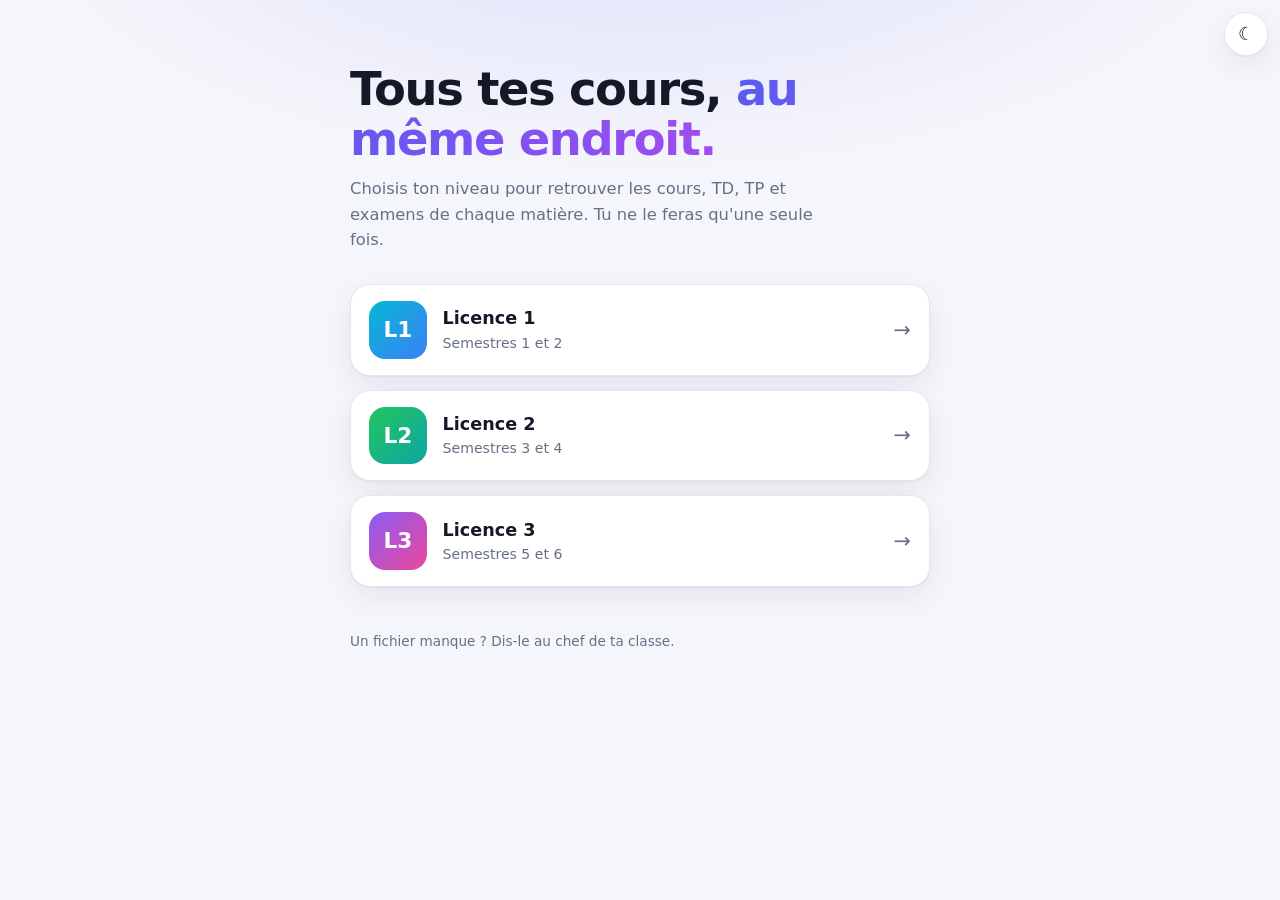
<file: index.html>
<!DOCTYPE html>
<html lang="fr">
<head>
  <meta charset="UTF-8">
  <meta name="viewport" content="width=device-width, initial-scale=1">
  <title>My Lessons - Tous les cours au même endroit</title>
  <meta name="theme-color" content="#16233b">
  <link rel="manifest" href="manifest.json">
  <link rel="apple-touch-icon" href="icons/icon-192.png">
  <link rel="stylesheet" href="css/style.css">
  <script src="js/theme.js"></script>
  <script>
    // Niveau déjà choisi : on saute cette page (sauf si l'élève veut changer : ?choose=1)
    (function () {
      try {
        var l = localStorage.getItem("ml_level");
        if (l && !new URLSearchParams(location.search).has("choose")) {
          location.replace("niveau.html?l=" + encodeURIComponent(l));
        }
      } catch (e) {}
    })();
  </script>
</head>
<body>
  <main class="wrap">
    <h1>Tous tes cours, <span>au même endroit.</span></h1>
    <p class="lead">Choisis ton niveau pour retrouver les cours, TD, TP et examens de chaque matière. Tu ne le feras qu'une seule fois.</p>

    <nav class="levels" aria-label="Choix du niveau">
      <a class="level" href="niveau.html?l=L1" data-level="L1"><b>L1</b><span>Licence 1<small>Semestres 1 et 2</small></span></a>
      <a class="level" href="niveau.html?l=L2" data-level="L2"><b>L2</b><span>Licence 2<small>Semestres 3 et 4</small></span></a>
      <a class="level" href="niveau.html?l=L3" data-level="L3"><b>L3</b><span>Licence 3<small>Semestres 5 et 6</small></span></a>
    </nav>

    <footer>Un fichier manque ? Dis-le au chef de ta classe.</footer>
  </main>

  <script>
    document.querySelectorAll(".level").forEach(function (a) {
      a.addEventListener("click", function () {
        try { localStorage.setItem("ml_level", a.dataset.level); } catch (e) {}
      });
    });
    if ("serviceWorker" in navigator) navigator.serviceWorker.register("sw.js").catch(function () {});
  </script>
</body>
</html>
</file>
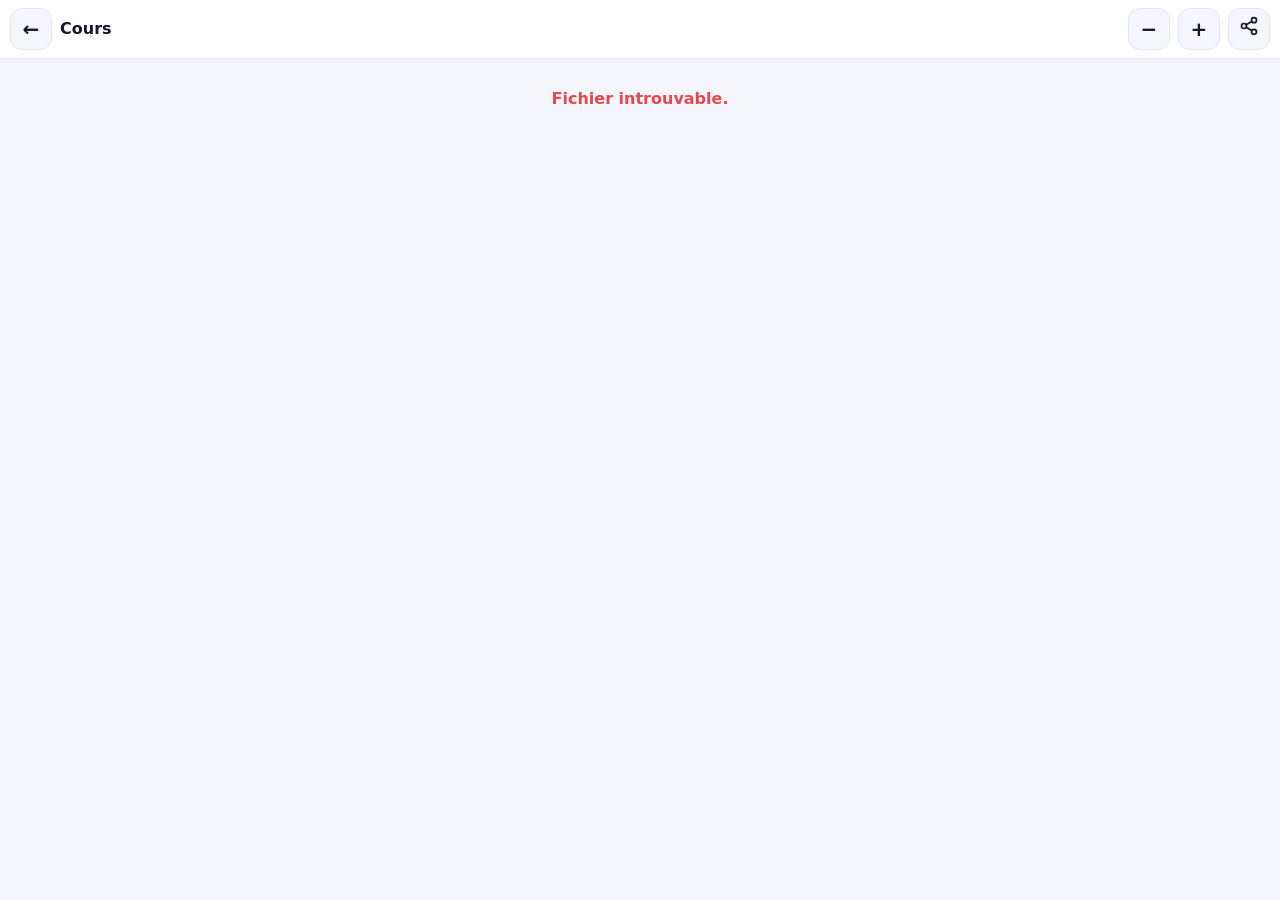
<file: lecteur.html>
<!DOCTYPE html>
<html lang="fr">
<head>
  <meta charset="UTF-8">
  <meta name="viewport" content="width=device-width, initial-scale=1, viewport-fit=cover">
  <meta name="theme-color" content="#16233b">
  <link rel="manifest" href="manifest.json">
  <title>Lecteur - My Lessons</title>
  <link rel="stylesheet" href="css/style.css">
  <script src="js/theme.js"></script>
  <style>
    body { background: var(--paper); }
    .theme-btn { display: none; }
    .rbar {
      position: sticky; top: 0; z-index: 30; display: flex; align-items: center; gap: 8px;
      padding: calc(env(safe-area-inset-top, 0px) + 8px) 10px 8px;
      background: var(--card); border-bottom: 1px solid var(--line);
    }
    .rbtn {
      flex: none; width: 42px; height: 42px; font: inherit; font-size: 1.25rem; font-weight: 700; cursor: pointer;
      background: var(--paper); color: var(--ink); border: 1px solid var(--line); border-radius: 12px;
    }
    .rbtn:hover { border-color: var(--primary); }
    .rtitle { flex: 1; min-width: 0; font-weight: 700; white-space: nowrap; overflow: hidden; text-overflow: ellipsis; }
    .rinfo { flex: none; color: var(--muted); font-size: .85rem; font-variant-numeric: tabular-nums; }
    .rstatus { padding: 28px 16px; text-align: center; color: var(--muted); font-weight: 600; }
    .rstatus:empty { display: none; }
    .rstatus.bad { color: var(--bad); }
    .rstatus .btn { margin: 10px 4px 0; }
    #pages { overflow-x: auto; padding: 12px 12px calc(env(safe-area-inset-bottom, 0px) + 24px); }
    .pg { position: relative; margin: 0 auto 12px; background: #fff; box-shadow: var(--shadow); border-radius: 4px; overflow: hidden; }
    .pg canvas { display: block; }
    #pages { touch-action: pan-x pan-y; }
    .zoom { display: flex; gap: 8px; }
    @media (hover: none) and (pointer: coarse) { .zoom { display: none; } }
    .toast { position: fixed; left: 50%; bottom: calc(env(safe-area-inset-bottom, 0px) + 24px); transform: translateX(-50%);
      z-index: 40; padding: 10px 16px; border-radius: 999px; background: var(--ink); color: var(--paper); font-weight: 600; font-size: .9rem; }
  </style>
</head>
<body>
  <header class="rbar">
    <button id="back" class="rbtn" type="button" aria-label="Retour">&larr;</button>
    <div id="rtitle" class="rtitle">Chargement...</div>
    <span id="pageinfo" class="rinfo"></span>
    <span class="zoom">
      <button id="zout" class="rbtn" type="button" aria-label="Zoom arrière">&minus;</button>
      <button id="zin" class="rbtn" type="button" aria-label="Zoom avant">+</button>
    </span>
    <button id="share" class="rbtn" type="button" aria-label="Partager">
      <svg viewBox="0 0 24 24" width="20" height="20" fill="none" stroke="currentColor" stroke-width="2" stroke-linecap="round" stroke-linejoin="round" aria-hidden="true"><circle cx="18" cy="5" r="3"/><circle cx="6" cy="12" r="3"/><circle cx="18" cy="19" r="3"/><path d="M8.6 13.5l6.8 4M15.4 6.5l-6.8 4"/></svg>
    </button>
  </header>
  <div id="status" class="rstatus" role="status"></div>
  <div id="pages"><div id="zoomer"></div></div>

  <script src="js/config.js"></script>
  <script src="js/app.js"></script>
  <script type="module">
    import * as pdfjsLib from "./js/pdfjs/pdf.min.js";
    pdfjsLib.GlobalWorkerOptions.workerSrc = new URL("js/pdfjs/pdf.worker.min.js", location.href).href;

    const file = params.get("f");
    const title = params.get("t") || "Cours";
    const holder = document.getElementById("pages");
    const zoomer = document.getElementById("zoomer");
    const statusEl = document.getElementById("status");
    const info = document.getElementById("pageinfo");
    let pdf, base, pages = [], zoom = 1, gen = 0, current = 1;

    document.getElementById("rtitle").textContent = title;
    document.title = title + " - My Lessons";
    document.getElementById("back").addEventListener("click", () => {
      if (history.length > 1) history.back(); else location.href = "index.html";
    });

    function setStatus(text, bad, withRetry) {
      statusEl.replaceChildren(text || "");
      statusEl.className = "rstatus" + (bad ? " bad" : "");
      if (withRetry) {
        const retry = el("button", { class: "btn primary", type: "button" }, "Réessayer");
        retry.addEventListener("click", () => location.reload());
        statusEl.append(el("br"), retry);
      }
    }

    // Récupère le PDF : d'abord la copie enregistrée sur le téléphone, sinon internet (et on la garde)
    async function getPdfData(f, onProgress) {
      const url = absUrl(f);
      let cache = null;
      try { cache = await caches.open(PDF_CACHE); } catch (e) {}
      if (cache) {
        const hit = await cache.match(url);
        if (hit) return new Uint8Array(await hit.arrayBuffer());
      }
      const res = await fetch(url, { mode: "cors" });
      if (!res.ok) throw new Error("HTTP " + res.status);
      if (cache) { try { cache.put(url, res.clone()); } catch (e) {} }
      const total = Number(res.headers.get("Content-Length")) || 0;
      if (!res.body || !total) return new Uint8Array(await res.arrayBuffer());
      const reader = res.body.getReader();
      const chunks = []; let got = 0;
      for (;;) {
        const { done, value } = await reader.read();
        if (done) break;
        chunks.push(value); got += value.length;
        onProgress(got / total);
      }
      const out = new Uint8Array(got); let o = 0;
      chunks.forEach(c => { out.set(c, o); o += c.length; });
      return out;
    }

    const fitWidth = () => Math.max(holder.clientWidth - 24, 200);
    const scaleFor = w => (fitWidth() / w) * zoom;

    function clearPage(p) {
      if (p.task) { try { p.task.cancel(); } catch (e) {} p.task = null; }
      p.canvas.width = 0; p.canvas.height = 0; p.rendered = false;
    }

    async function render(p) {
      if (p.rendered || p.rendering) return;
      p.rendering = true;
      const g = gen;
      try {
        const page = await pdf.getPage(p.n);
        if (g !== gen) throw new Error("stale");
        const w = page.getViewport({ scale: 1 });
        const s = scaleFor(w.width);
        const cssW = w.width * s, cssH = w.height * s;
        // Au moins 2x, jusqu'à 3x la densité de l'écran : texte net même en zoomant
        let out = Math.min(3, Math.max(2, window.devicePixelRatio || 1));
        const maxPx = 10e6;                              // limite mémoire par page
        if (cssW * cssH * out * out > maxPx) out = Math.max(1, Math.sqrt(maxPx / (cssW * cssH)));
        const vp = page.getViewport({ scale: s * out });
        const c = p.canvas;
        c.width = Math.floor(vp.width); c.height = Math.floor(vp.height);
        c.style.width = Math.floor(cssW) + "px"; c.style.height = Math.floor(cssH) + "px";
        p.div.style.width = c.style.width; p.div.style.height = c.style.height;
        p.task = page.render({ canvasContext: c.getContext("2d"), canvas: c, viewport: vp });
        await p.task.promise;
        p.task = null;
        p.rendered = (g === gen);
        if (!p.rendered) clearPage(p);
      } catch (e) { /* annulé ou page illisible */ }
      p.rendering = false;
      if (g !== gen && p.visible) render(p);
    }

    // Dessine seulement les pages proches de l'écran (économise la mémoire)
    const io = new IntersectionObserver(entries => {
      entries.forEach(en => {
        const p = pages[Number(en.target.dataset.n) - 1];
        p.visible = en.isIntersecting;
        if (p.visible) render(p); else if (p.rendered) clearPage(p);
      });
    }, { rootMargin: "1000px 0px" });

    // Page en cours (bande fine au milieu de l'écran)
    const mid = new IntersectionObserver(entries => {
      entries.forEach(en => {
        if (en.isIntersecting) {
          current = Number(en.target.dataset.n);
          info.textContent = current + " / " + pdf.numPages;
        }
      });
    }, { rootMargin: "-48% 0px -48% 0px" });

    function layout() {
      gen++;
      const s = scaleFor(base.width);
      pages.forEach(p => {
        clearPage(p);
        p.div.style.width = Math.floor(base.width * s) + "px";
        p.div.style.height = Math.floor(base.height * s) + "px";
        io.unobserve(p.div); io.observe(p.div);
      });
    }

    // Zoom autour d'un point de l'écran (pour que le texte regardé reste sous les doigts)
    function zoomAt(nz, cx, cy) {
      nz = Math.min(4, Math.max(0.5, nz));
      const k = nz / zoom;
      if (Math.abs(k - 1) < 0.01) return;
      const hr = holder.getBoundingClientRect();
      const relX = holder.scrollLeft + (cx - hr.left);
      const relY = window.scrollY + cy - holder.offsetTop;
      zoom = nz;
      layout();                                     // redessine net à la nouvelle taille
      holder.scrollLeft = relX * k - (cx - hr.left);
      window.scrollTo(0, holder.offsetTop + relY * k - cy);
    }
    document.getElementById("zin").addEventListener("click", () => zoomAt(zoom * 1.25, innerWidth / 2, innerHeight / 2));
    document.getElementById("zout").addEventListener("click", () => zoomAt(zoom / 1.25, innerWidth / 2, innerHeight / 2));

    // Pincement à deux doigts : aperçu fluide, puis redessin net
    let pinch = null;
    const dist = t => Math.hypot(t[0].clientX - t[1].clientX, t[0].clientY - t[1].clientY);
    holder.addEventListener("touchstart", e => {
      if (e.touches.length === 2) {
        const r = zoomer.getBoundingClientRect();
        const cx = (e.touches[0].clientX + e.touches[1].clientX) / 2;
        const cy = (e.touches[0].clientY + e.touches[1].clientY) / 2;
        pinch = { d0: dist(e.touches), ratio: 1, cx, cy };
        zoomer.style.transformOrigin = (cx - r.left) + "px " + (cy - r.top) + "px";
      }
    }, { passive: true });
    holder.addEventListener("touchmove", e => {
      if (pinch && e.touches.length === 2) {
        e.preventDefault();
        pinch.ratio = Math.min(4 / zoom, Math.max(0.5 / zoom, dist(e.touches) / pinch.d0));
        zoomer.style.transform = "scale(" + pinch.ratio + ")";
      }
    }, { passive: false });
    const endPinch = e => {
      if (pinch && e.touches.length < 2) {
        const p = pinch; pinch = null;
        zoomer.style.transform = "";
        zoomAt(zoom * p.ratio, p.cx, p.cy);
      }
    };
    holder.addEventListener("touchend", endPinch);
    holder.addEventListener("touchcancel", endPinch);

    // Partage : on envoie le vrai fichier PDF (qualité d'origine), sinon le lien
    let shareFile = null;
    function toast(text) {
      const t = el("div", { class: "toast", role: "status" }, text);
      document.body.append(t);
      setTimeout(() => t.remove(), 2200);
    }
    async function prepareShare() {
      try {
        const cache = await caches.open(PDF_CACHE);
        const hit = await cache.match(absUrl(file));
        if (!hit) return;
        const name = (title.replace(/[\\/:*?"<>|]+/g, " ").trim() || "cours") + ".pdf";
        shareFile = new File([await hit.blob()], name, { type: "application/pdf" });
      } catch (e) {}
    }
    async function copyLink() {
      try { await navigator.clipboard.writeText(location.href); toast("Lien copié"); }
      catch (e) { toast("Partage impossible sur cet appareil"); }
    }
    document.getElementById("share").addEventListener("click", async () => {
      try {
        if (shareFile && navigator.canShare && navigator.canShare({ files: [shareFile] })) {
          await navigator.share({ files: [shareFile], title });
        } else if (navigator.share) {
          await navigator.share({ title, text: title, url: location.href });
        } else {
          await copyLink();
        }
      } catch (e) {
        if (!e || e.name !== "AbortError") await copyLink();
      }
    });

    let rt;
    window.addEventListener("resize", () => {
      clearTimeout(rt);
      rt = setTimeout(() => { if (pdf) layout(); }, 250);
    });

    (async () => {
      if (!file) return setStatus("Fichier introuvable.", true);
      let t;
      try { t = new URL(absUrl(file)); } catch (e) { return setStatus("Fichier introuvable.", true); }
      const okLocal = t.origin === location.origin && /\.pdf$/i.test(t.pathname);
      const okRemote = t.hostname.endsWith(".supabase.co") && t.pathname.includes("/storage/v1/object/public/pdfs/");
      if (!okLocal && !okRemote) return setStatus("Fichier non autorisé.", true);

      try {
        setStatus("Chargement...");
        const data = await getPdfData(file, p => setStatus("Chargement... " + Math.round(p * 100) + "%"));
        setStatus("Préparation...");
        pdf = await pdfjsLib.getDocument({ data }).promise;
        const first = await pdf.getPage(1);
        base = first.getViewport({ scale: 1 });
        for (let n = 1; n <= pdf.numPages; n++) {
          const div = el("div", { class: "pg" });
          div.dataset.n = n;
          const canvas = el("canvas");
          div.append(canvas);
          zoomer.append(div);
          pages.push({ n, div, canvas, rendered: false, rendering: false, visible: false, task: null });
        }
        setStatus("");
        info.textContent = "1 / " + pdf.numPages;
        layout();
        pages.forEach(p => mid.observe(p.div));
        setTimeout(prepareShare, 600);
      } catch (e) {
        const offline = !navigator.onLine;
        setStatus(offline
          ? "Ce fichier n'est pas enregistré hors ligne. Connecte-toi à internet pour l'ouvrir."
          : "Impossible d'ouvrir ce fichier. Vérifie ta connexion et réessaie.", true, true);
      }
    })();
  </script>
</body>
</html>
</file>
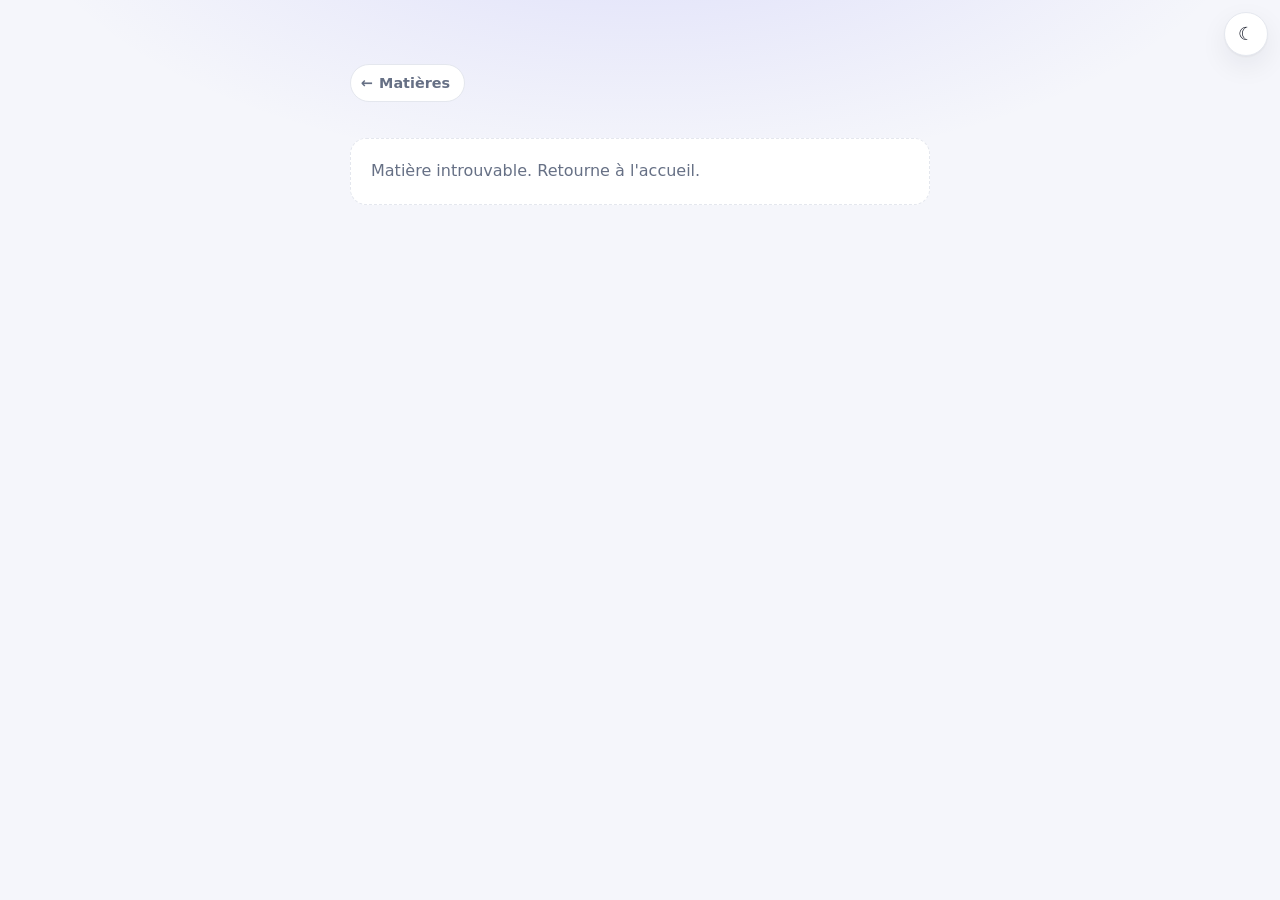
<file: matiere.html>
<!DOCTYPE html>
<html lang="fr">
<head>
  <meta charset="UTF-8">
  <meta name="viewport" content="width=device-width, initial-scale=1">
  <meta name="theme-color" content="#16233b">
  <link rel="manifest" href="manifest.json">
  <link rel="apple-touch-icon" href="icons/icon-192.png">
  <title>Cours - My Lessons</title>
  <link rel="stylesheet" href="css/style.css">
  <script src="js/theme.js"></script>
</head>
<body>
  <main class="wrap">
    <a id="back" class="back" href="index.html">Retour</a>
    <h1 id="title"></h1>
    <div id="bar"></div>
    <div id="content"></div>
  </main>
  <script src="js/config.js"></script>
  <script src="js/app.js"></script>
  <script>
    (async () => {
      const lid = params.get("l"), sid = params.get("s"), mid = params.get("m");
      document.getElementById("back").href = "niveau.html?l=" + lid;
      document.getElementById("back").textContent = "Matières " + (lid || "");
      try {
        const data = await loadData();
        const level = data.levels.find(l => l.id === lid);
        const sem = level && level.semesters.find(s => s.id === sid);
        const sub = sem && sem.subjects.find(m => m.id === mid);
        if (!sub) return showError("Matière introuvable. Retourne à l'accueil.");
        document.getElementById("title").textContent = sub.name;
        document.title = sub.name + " - My Lessons";

        const content = document.getElementById("content");
        if (!sub.lessons.length) {
          content.append(el("p", { class: "empty" }, "Aucun fichier pour cette matière. Demande au chef de classe de les ajouter."));
          return;
        }

        const rows = []; // { ls, open, off }
        function setSaved(r, saved) {
          r.off.dataset.saved = saved ? "1" : "0";
          r.open.dataset.saved = saved ? "1" : "0";
          r.off.textContent = saved ? "✓ Hors ligne" : "Hors ligne";
        }

        TYPES.forEach(([key, label]) => {
          const items = sub.lessons.filter(l => l.type === key);
          if (!items.length) return;
          content.append(el("h2", {}, label));
          const ul = el("ul", { class: "list" });
          items.forEach(ls => {
            const title = el("span", {}, ls.title);
            if (isNew(ls.added)) title.append(el("span", { class: "new" }, "Nouveau"));
            const open = el("a", { class: "btn primary", href: readerHref(ls.file, ls.title) }, "Ouvrir");
            const off = el("button", { class: "btn", type: "button" }, "Hors ligne");
            const r = { ls, open, off };
            rows.push(r);

            open.addEventListener("click", e => {
              if (!navigator.onLine && open.dataset.saved !== "1") {
                e.preventDefault();
                alert("Ce fichier n'est pas enregistré hors ligne. Connecte-toi à internet pour l'ouvrir, ou enregistre-le avant avec le bouton « Hors ligne ».");
              }
            });
            off.addEventListener("click", async () => {
              if (off.dataset.saved === "1") { await removePdf(ls.file); return setSaved(r, false); }
              off.textContent = "…";
              try { await savePdf(ls.file); setSaved(r, true); }
              catch (e) { setSaved(r, false); alert("Impossible d'enregistrer ce fichier. Vérifie ta connexion et réessaie."); }
            });

            ul.append(el("li", { class: "row" }, title, el("span", { class: "actions" }, open, off)));
          });
          content.append(ul);
        });

        // Bouton "tout enregistrer"
        const all = el("button", { class: "btn primary", type: "button" }, "Tout enregistrer hors ligne");
        const hint = el("span", { class: "hint" }, "Pour lire sans internet");
        document.getElementById("bar").append(el("div", { class: "offline-bar" }, all, hint));
        all.addEventListener("click", async () => {
          const todo = rows.filter(r => r.off.dataset.saved !== "1");
          if (!todo.length) { hint.textContent = "Tout est déjà enregistré"; return; }
          all.disabled = true;
          let done = 0, failed = 0;
          for (const r of todo) {
            hint.textContent = "Enregistrement " + (done + failed + 1) + "/" + todo.length + "...";
            try { await savePdf(r.ls.file); setSaved(r, true); done++; } catch (e) { failed++; }
          }
          all.disabled = false;
          hint.textContent = failed ? done + " enregistré(s), " + failed + " échec(s). Réessaie avec internet." : "✓ Tout est enregistré";
        });

        // État initial : quels fichiers sont déjà enregistrés
        for (const r of rows) setSaved(r, await isSaved(r.ls.file));
      } catch (e) { showError("Erreur de chargement. Vérifie ta connexion et réessaie."); }
    })();
  </script>
</body>
</html>
</file>
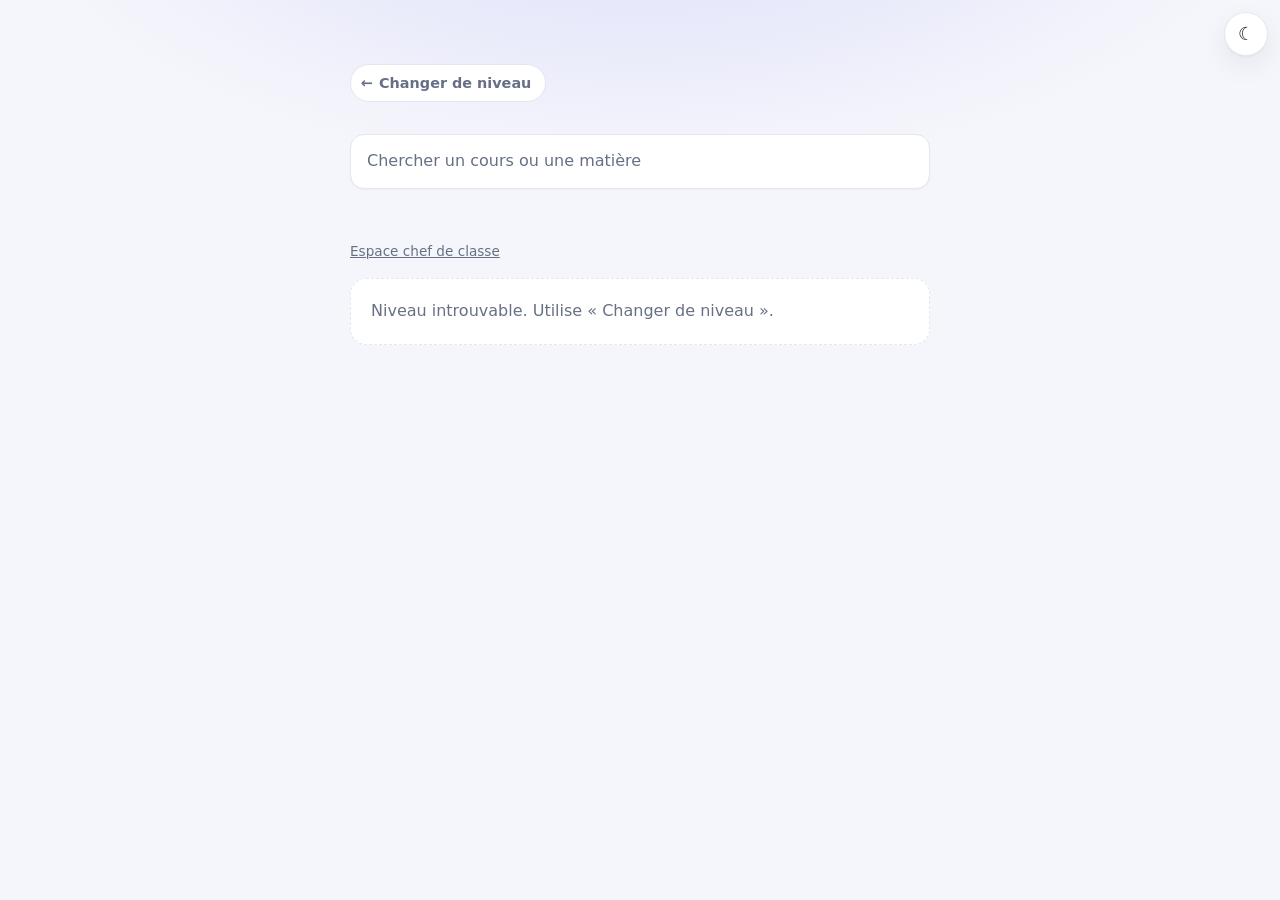
<file: niveau.html>
<!DOCTYPE html>
<html lang="fr">
<head>
  <meta charset="UTF-8">
  <meta name="viewport" content="width=device-width, initial-scale=1">
  <meta name="theme-color" content="#16233b">
  <link rel="manifest" href="manifest.json">
  <link rel="apple-touch-icon" href="icons/icon-192.png">
  <title>Matières - My Lessons</title>
  <link rel="stylesheet" href="css/style.css">
  <script src="js/theme.js"></script>
</head>
<body>
  <main class="wrap">
    <a class="back" href="index.html?choose=1">Changer de niveau</a>
    <h1 id="title"></h1>
    <input id="q" class="search" type="search" placeholder="Chercher un cours ou une matière" aria-label="Recherche">
    <div id="results"></div>
    <div id="recent"></div>
    <div id="content"></div>
    <footer><a href="admin.html">Espace chef de classe</a></footer>
  </main>
  <script src="js/config.js"></script>
  <script src="js/app.js"></script>
  <script src="js/install.js"></script>
  <script>
    (async () => {
      const lid = params.get("l");
      try {
        const data = await loadData();
        const level = data.levels.find(l => l.id === lid);
        if (!level) { try { localStorage.removeItem("ml_level"); } catch (e) {} return showError("Niveau introuvable. Utilise « Changer de niveau »."); }
        try { localStorage.setItem("ml_level", level.id); } catch (e) {}
        document.getElementById("title").textContent = level.name;
        document.title = level.name + " - My Lessons";

        const content = document.getElementById("content");

        // Récemment ajoutés
        const recent = document.getElementById("recent");
        const all = [];
        level.semesters.forEach(sem => sem.subjects.forEach(sub => sub.lessons.forEach(ls => {
          if (isNew(ls.added)) all.push({ sub, ls });
        })));
        all.sort((a, b) => b.ls.added.localeCompare(a.ls.added));
        if (all.length) {
          recent.append(el("h2", {}, "Ajoutés aujourd'hui"));
          const ulr = el("ul", { class: "list" });
          all.slice(0, 6).forEach(({ sub, ls }) => {
            const label = (TYPES.find(t => t[0] === ls.type) || [0, ls.type])[1];
            ulr.append(el("li", {}, el("a", { class: "row", href: readerHref(ls.file, ls.title) },
              el("span", {}, ls.title, el("small", {}, sub.name)),
              el("span", { class: "tag" }, label))));
          });
          recent.append(ulr);
        }
        level.semesters.forEach(sem => {
          content.append(el("h2", {}, "Semestre " + sem.id.replace("S", "")));
          if (!sem.subjects.length) {
            content.append(el("p", { class: "empty" }, "Aucune matière pour le moment."));
            return;
          }
          const ul = el("ul", { class: "list" });
          sem.subjects.forEach(sub => {
            const n = sub.lessons.length;
            const a = el("a", { class: "row subject", href: `matiere.html?l=${level.id}&s=${sem.id}&m=${sub.id}` },
              el("span", {}, sub.name),
              el("span", { class: "count" }, n + (n > 1 ? " fichiers" : " fichier")));
            ul.append(el("li", {}, a));
          });
          content.append(ul);
        });

        // Recherche dans tout le niveau
        const q = document.getElementById("q");
        const results = document.getElementById("results");
        q.addEventListener("input", () => {
          const term = q.value.trim().toLowerCase();
          results.replaceChildren();
          content.hidden = term.length > 0;
          recent.hidden = term.length > 0;
          if (!term) return;
          const found = [];
          level.semesters.forEach(sem => sem.subjects.forEach(sub => {
            if (sub.name.toLowerCase().includes(term)) found.push({ sem, sub, lesson: null });
            sub.lessons.forEach(ls => {
              if (ls.title.toLowerCase().includes(term)) found.push({ sem, sub, lesson: ls });
            });
          }));
          if (!found.length) {
            results.append(el("p", { class: "empty" }, "Aucun résultat pour « " + q.value + " »."));
            return;
          }
          const ul = el("ul", { class: "list" });
          found.forEach(f => {
            const href = f.lesson ? readerHref(f.lesson.file, f.lesson.title) : `matiere.html?l=${level.id}&s=${f.sem.id}&m=${f.sub.id}`;
            const a = el("a", { class: "row", href },
              el("span", {}, f.lesson ? f.lesson.title : f.sub.name,
                el("small", {}, f.lesson ? f.sub.name : "Matière")));
            ul.append(el("li", {}, a));
          });
          results.append(ul);
        });
      } catch (e) { showError("Erreur de chargement. Vérifie ta connexion et réessaie."); }
    })();
  </script>
</body>
</html>
</file>
<file: css/style.css>
/* ========== My Lessons : style moderne ========== */
:root {
  --paper: #f5f6fb;
  --card: #ffffff;
  --ink: #141827;
  --muted: #667085;
  --line: #e4e7ee;
  --primary: #5b5bf0;
  --primary-2: #a24bf0;
  --soft: #ecebff;
  --glow: rgba(91, 91, 240, .16);
  --good: #12805c;
  --good-soft: #dcf7ea;
  --bad: #e5484d;
  --shadow: 0 1px 2px rgba(16, 24, 40, .05), 0 10px 28px rgba(16, 24, 40, .07);
  --a1: #f59e0b; --a2: #06b6d4; --a3: #22c55e; --a4: #ec4899; --a5: #8b5cf6;
}
@media (prefers-color-scheme: dark) {
  :root:not([data-theme="light"]) {
    --paper: #0c0f1a; --card: #151a2b; --ink: #eef0fa; --muted: #9aa3bd; --line: #252c44;
    --primary: #7c7cff; --primary-2: #c07cff; --soft: #23264a; --glow: rgba(124, 124, 255, .2);
    --good: #5be0ac; --good-soft: #12372b; --bad: #ff7a7f;
    --shadow: 0 1px 2px rgba(0, 0, 0, .3), 0 10px 28px rgba(0, 0, 0, .35);
  }
}
:root[data-theme="dark"] {
  --paper: #0c0f1a; --card: #151a2b; --ink: #eef0fa; --muted: #9aa3bd; --line: #252c44;
  --primary: #7c7cff; --primary-2: #c07cff; --soft: #23264a; --glow: rgba(124, 124, 255, .2);
  --good: #5be0ac; --good-soft: #12372b; --bad: #ff7a7f;
  --shadow: 0 1px 2px rgba(0, 0, 0, .3), 0 10px 28px rgba(0, 0, 0, .35);
}

* { box-sizing: border-box; }
html, body { margin: 0; }
body {
  min-height: 100vh;
  background:
    radial-gradient(900px 420px at 50% -120px, var(--glow), transparent 70%),
    var(--paper);
  background-attachment: fixed;
  color: var(--ink);
  font-family: "Inter", "Segoe UI", system-ui, -apple-system, Roboto, sans-serif;
  line-height: 1.55;
  -webkit-font-smoothing: antialiased;
}
.wrap { max-width: 620px; margin: 0 auto; padding: 64px 20px 48px; }

/* ----- Titres ----- */
h1 {
  font-size: clamp(2rem, 8vw, 2.9rem);
  line-height: 1.08;
  margin: 0 0 12px;
  letter-spacing: -0.03em;
  font-weight: 800;
}
h1 span {
  background: linear-gradient(90deg, var(--primary), var(--primary-2));
  -webkit-background-clip: text; background-clip: text;
  -webkit-text-fill-color: transparent; color: transparent;
}
h2 { font-size: 1.05rem; margin: 30px 0 12px; letter-spacing: -0.01em; font-weight: 700; color: var(--muted); text-transform: uppercase; font-size: .8rem; letter-spacing: .08em; }
.lead { color: var(--muted); margin: 0 0 32px; max-width: 46ch; font-size: 1.02rem; }

/* ----- Retour ----- */
.back {
  display: inline-flex; align-items: center; gap: 6px; margin-bottom: 20px; padding: 7px 14px 7px 10px;
  color: var(--muted); text-decoration: none; font-weight: 600; font-size: .9rem;
  background: var(--card); border: 1px solid var(--line); border-radius: 999px;
}
.back::before { content: "\2190"; }
.back:hover { color: var(--ink); border-color: var(--primary); }

/* ----- Choix du niveau ----- */
.levels { display: grid; gap: 14px; }
.level {
  display: flex; align-items: center; gap: 16px; padding: 16px 18px;
  background: var(--card); color: inherit; text-decoration: none;
  border: 1px solid var(--line); border-radius: 20px; box-shadow: var(--shadow);
  transition: transform .15s ease, border-color .15s ease, box-shadow .15s ease;
}
.level::after { content: "\2192"; margin-left: auto; font-size: 1.3rem; color: var(--muted); transition: transform .15s, color .15s; }
.level:hover, .level:focus-visible { transform: translateY(-3px); border-color: var(--primary); outline: none; }
.level:hover::after, .level:focus-visible::after { transform: translateX(4px); color: var(--primary); }
.level b {
  display: grid; place-items: center; width: 3.6rem; height: 3.6rem; flex: none;
  border-radius: 16px; color: #fff; font-size: 1.35rem; font-weight: 800;
}
.levels .level:nth-child(1) b { background: linear-gradient(135deg, #06b6d4, #3b82f6); }
.levels .level:nth-child(2) b { background: linear-gradient(135deg, #22c55e, #0ea5a5); }
.levels .level:nth-child(3) b { background: linear-gradient(135deg, #8b5cf6, #ec4899); }
.level span { font-weight: 700; font-size: 1.1rem; }
.level small { display: block; color: var(--muted); font-size: .88rem; font-weight: 500; }

/* ----- Recherche ----- */
.search {
  width: 100%; padding: 14px 16px; font: inherit; color: var(--ink);
  background: var(--card); border: 1px solid var(--line); border-radius: 14px; margin-bottom: 8px;
  box-shadow: 0 1px 2px rgba(16, 24, 40, .04);
}
.search::placeholder { color: var(--muted); }
.search:focus { outline: none; border-color: var(--primary); box-shadow: 0 0 0 4px var(--glow); }
select.search { appearance: auto; }

/* ----- Listes ----- */
.list { display: grid; gap: 10px; margin: 0; padding: 0; list-style: none; }
.row {
  position: relative; display: flex; justify-content: space-between; align-items: center; gap: 12px;
  padding: 15px 16px; background: var(--card); color: inherit; text-decoration: none;
  border: 1px solid var(--line); border-radius: 16px; box-shadow: var(--shadow);
  transition: transform .15s ease, border-color .15s ease;
}
a.row:hover, a.row:focus-visible { transform: translateY(-2px); border-color: var(--primary); outline: none; }
.row small { color: var(--muted); display: block; font-size: .85rem; }
.count { font-size: .8rem; color: var(--muted); white-space: nowrap; background: var(--paper); padding: 3px 10px; border-radius: 999px; }

/* Matières : barre de couleur */
.subject { padding-left: 26px; font-weight: 600; }
.subject::before {
  content: ""; position: absolute; left: 12px; top: 14px; bottom: 14px; width: 4px; border-radius: 4px;
  background: var(--accent, var(--primary));
}
.list li:nth-child(5n+1) .subject { --accent: var(--a1); }
.list li:nth-child(5n+2) .subject { --accent: var(--a2); }
.list li:nth-child(5n+3) .subject { --accent: var(--a3); }
.list li:nth-child(5n+4) .subject { --accent: var(--a4); }
.list li:nth-child(5n+5) .subject { --accent: var(--a5); }

.tag { font-size: .72rem; font-weight: 700; padding: 4px 10px; border-radius: 999px; background: var(--soft); color: var(--primary); white-space: nowrap; }
.new { background: var(--good-soft); color: var(--good); font-size: .68rem; font-weight: 700; padding: 3px 8px; border-radius: 999px; margin-left: 8px; vertical-align: middle; }

/* ----- Boutons ----- */
.actions { display: flex; gap: 8px; }
.btn {
  display: inline-block; padding: 9px 14px; border: 1px solid var(--line); border-radius: 12px;
  background: var(--card); color: var(--ink); text-decoration: none; font-weight: 600; font-size: .9rem;
  transition: transform .12s, border-color .12s;
}
.btn:hover { border-color: var(--primary); transform: translateY(-1px); }
button.btn { cursor: pointer; font: inherit; font-weight: 600; font-size: .9rem; }
.btn.primary { background: linear-gradient(135deg, var(--primary), var(--primary-2)); border-color: transparent; color: #fff; }
.btn.danger { color: var(--bad); border-color: var(--bad); background: transparent; }
.btn:focus-visible { outline: 3px solid var(--glow); outline-offset: 2px; }

/* ----- États vides / messages ----- */
.empty { padding: 20px; border: 1.5px dashed var(--line); border-radius: 16px; color: var(--muted); background: var(--card); }
.status { min-height: 1.5em; font-weight: 600; }
.status.bad { color: var(--bad); }

/* ----- Formulaires ----- */
.field { display: grid; gap: 6px; margin-bottom: 14px; }
.field label { font-weight: 600; font-size: .92rem; }
.field .search { margin-bottom: 0; }

footer { margin-top: 44px; color: var(--muted); font-size: .85rem; }
footer a { color: inherit; }

/* ----- Bouton mode sombre ----- */
.theme-btn {
  position: fixed; top: calc(env(safe-area-inset-top, 0px) + 12px); right: 12px; z-index: 20;
  width: 44px; height: 44px; font-size: 1.15rem; line-height: 1; cursor: pointer;
  background: var(--card); color: var(--ink); border: 1px solid var(--line); border-radius: 50%;
  box-shadow: var(--shadow);
}
.theme-btn:hover { border-color: var(--primary); }
.theme-btn:focus-visible { outline: 3px solid var(--glow); outline-offset: 2px; }

/* ----- Animations ----- */
@keyframes rise { from { opacity: 0; transform: translateY(10px); } to { opacity: 1; transform: none; } }
.wrap { animation: rise .35s ease both; }
.list li { animation: rise .35s ease both; }
.list li:nth-child(2) { animation-delay: .04s; } .list li:nth-child(3) { animation-delay: .08s; }
.list li:nth-child(4) { animation-delay: .12s; } .list li:nth-child(n+5) { animation-delay: .16s; }

/* ----- Petit écran : boutons de fichier pleine largeur ----- */
@media (max-width: 440px) {
  .wrap { padding-top: 70px; }
  li.row { flex-wrap: wrap; }
  li.row .actions { width: 100%; }
  li.row .actions .btn { flex: 1; text-align: center; padding: 11px 12px; }
}
@media (prefers-reduced-motion: reduce) {
  .wrap, .list li { animation: none; }
  .level, .row, .btn { transition: none; }
}

/* ----- Hors ligne ----- */
.offline-bar { display: flex; align-items: center; gap: 12px; flex-wrap: wrap; margin: 4px 0 8px; }
.hint { color: var(--muted); font-size: .85rem; }
.btn[data-saved="1"] { color: var(--good); border-color: var(--good); }

/* ----- Bouton installer ----- */
.install-card {
  display: flex; align-items: center; gap: 12px; margin: 0 0 22px; padding: 14px 14px 14px 16px;
  background: linear-gradient(135deg, var(--soft), var(--card)); border: 1px solid var(--line);
  border-radius: 18px; box-shadow: var(--shadow);
}
.install-card > div { flex: 1; min-width: 0; }
.install-card b { display: block; }
.install-card small { display: block; color: var(--muted); font-size: .85rem; line-height: 1.35; }
.install-x { background: none; border: 0; color: var(--muted); font-size: 1.5rem; line-height: 1; cursor: pointer; padding: 4px 6px; }
.modal { position: fixed; inset: 0; z-index: 50; display: grid; place-items: end center; padding: 16px; background: rgba(8, 10, 20, .55); }
.modal-card { width: 100%; max-width: 440px; padding: 22px; background: var(--card); border: 1px solid var(--line); border-radius: 22px; box-shadow: var(--shadow); animation: rise .25s ease both; }
.modal-card h3 { margin: 0 0 10px; font-size: 1.15rem; }
.modal-card ol { margin: 0 0 12px; padding-left: 20px; }
.modal-card li { margin-bottom: 8px; }
</file>
